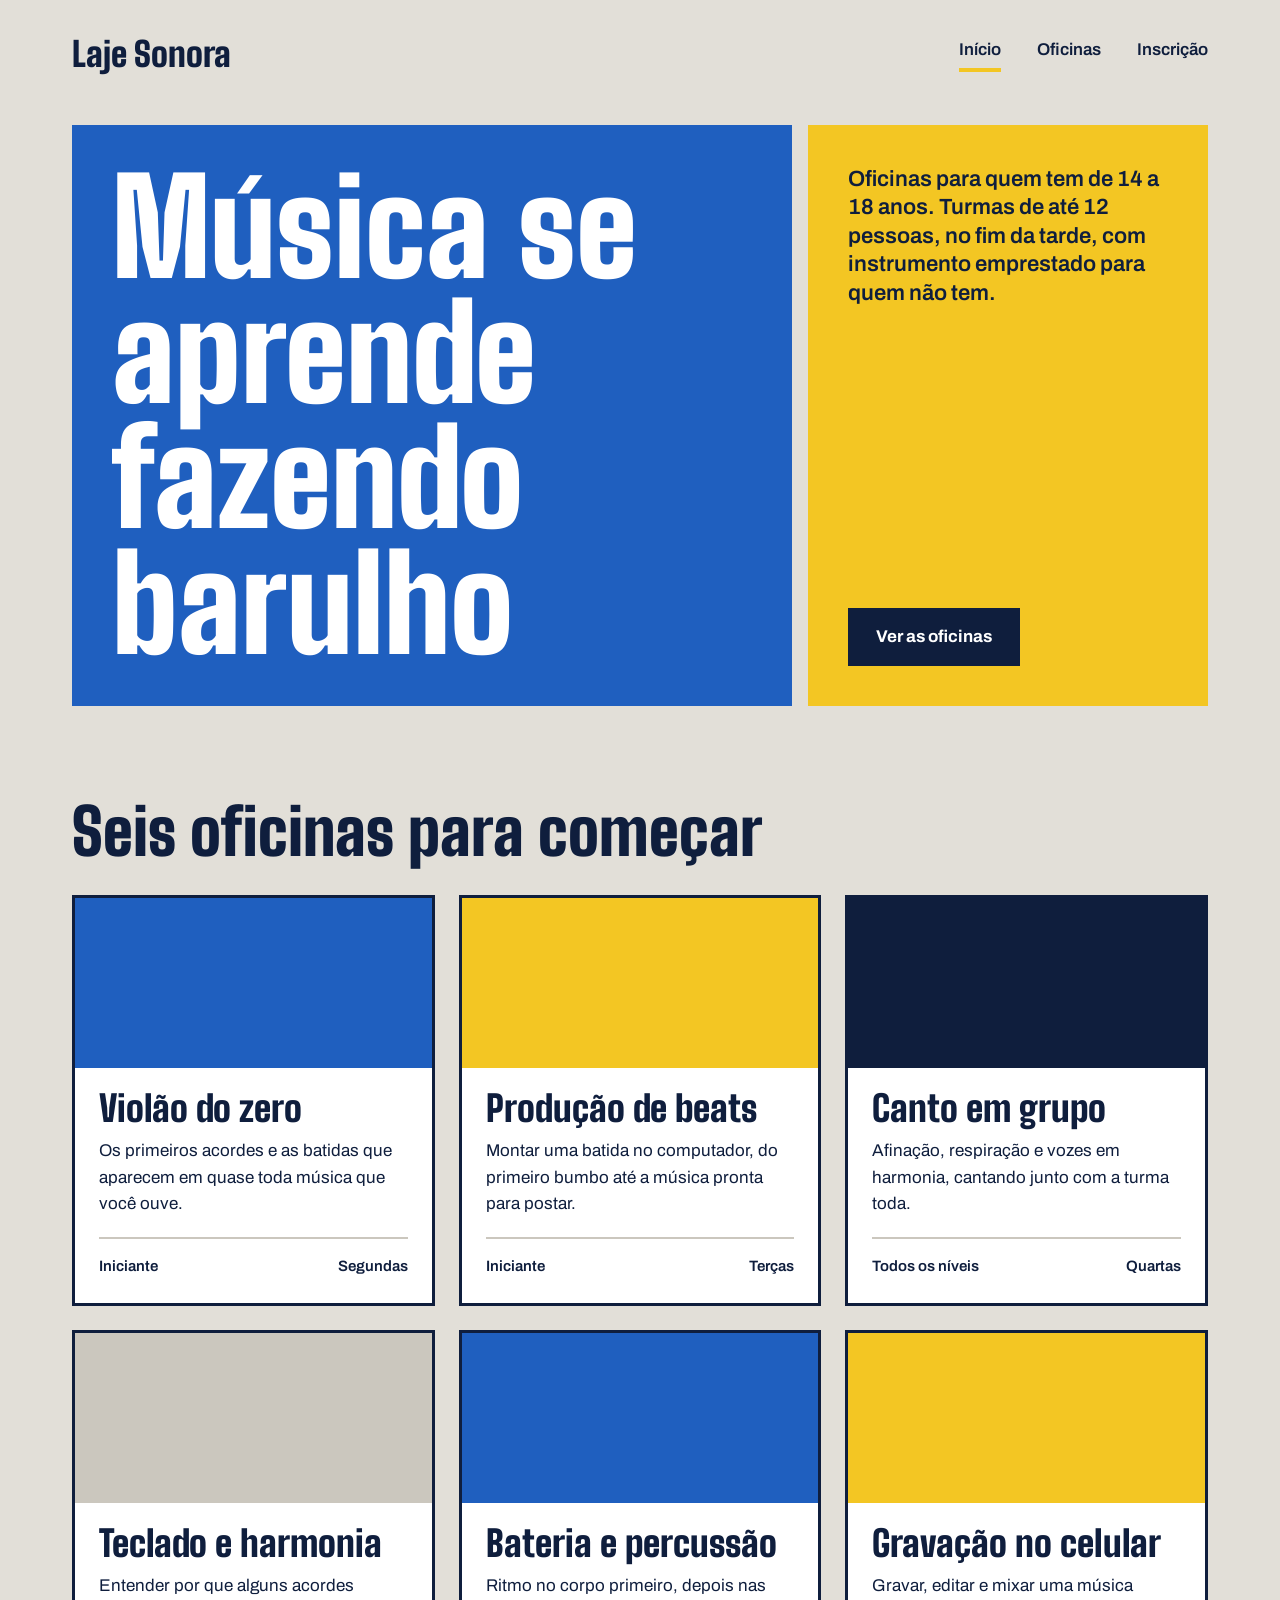
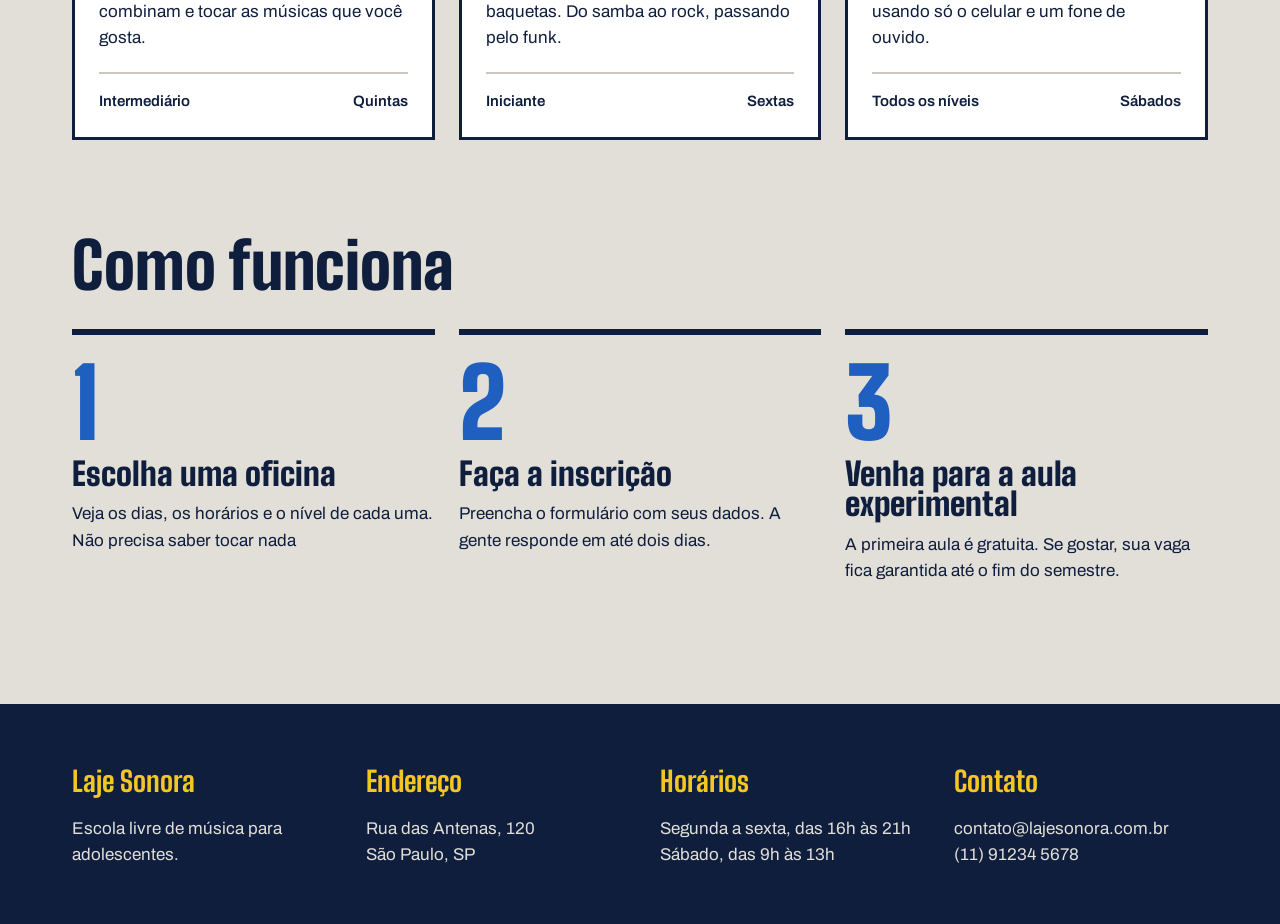
<file: index.html>
<!DOCTYPE html>
<html lang="pt-br">
<head>
    <meta charset="UTF-8">
    <meta name="viewport" content="width=device-width, initial-scale=1.0">
    <title>Laje Sonora | inicio</title>
    <link rel="stylesheet" href="/index.css">
    <link rel="preconnect" href="https://fonts.googleapis.com">
<link rel="preconnect" href="https://fonts.gstatic.com" crossorigin>
<link href="https://fonts.googleapis.com/css2?family=Archivo:ital,wght@0,100..900;1,100..900&family=Big+Shoulders:opsz,wght@10..72,100..900&display=swap" rel="stylesheet">
<link rel="preconnect" href="https://fonts.googleapis.com">
<link rel="preconnect" href="https://fonts.gstatic.com" crossorigin>
<link href="https://fonts.googleapis.com/css2?family=Archivo:ital,wght@0,100..900;1,100..900&family=Big+Shoulders:opsz,wght@10..72,100..900&display=swap" rel="stylesheet">
</head>
<body>
    <header class="conteudo topo">
        <a href="index.html" class="logo">Laje Sonora</a>
        <nav class="menu">
            <a href="index.html" class="atual">Início</a>
            <a href="oficina.html">Oficinas</a>
            <a href="inscrição.html">Inscrição</a>
        </nav>
    </header>
    <main>
        <section class="conteudo cartazes">
            <div class="cartaz cartaz-principal">
                <h1>Música se aprende fazendo barulho</h1>
            </div>
            <div class="cartaz cartaz-lateral">
                <p>Oficinas para quem tem de 14 a 18 anos. Turmas de até 12 pessoas, no fim da tarde, com instrumento emprestado para quem não tem.</p>
           
            <a href="/oficina.html" class="botao">Ver as oficinas</a>
        </div>
        </section>
        <section class="conteudo secao">
            <h2 class="titulo-secao">Seis oficinas para começar</h2>
            <div class="cards">
                <article class="card">
                    <div class="foto foto-azul"></div>
                    <div class="card-texto">
                        <h3>Violão do zero</h3>
                        <p>Os primeiros acordes e as batidas que aparecem em quase toda música que você ouve.</p>
                        <div class="card-info">
                            <span>Iniciante</span>
                            <span>Segundas</span>
                        </div>
                    </div>
                </article>
                <article class="card">
                    <div class="foto foto-amarela">

                    </div>
                    <div class="card-texto">
                        <h3>
                            Produção de beats
                        </h3>
                        <p>Montar uma batida no computador, do primeiro bumbo até a música pronta para postar.</p>

                        <div class="card-info">
                            <span>Iniciante</span>
                            <span>Terças</span>
                        </div>
                    </div>
                </article>
                
                <article class="card">
                    <div class="foto foto-tinta">

                    </div>
                    <div class="card-texto">
                        <h3>
                            Canto em grupo
                        </h3>
                        <p>Afinação, respiração e vozes em harmonia, cantando junto com a turma toda.</p>

                        <div class="card-info">
                            <span>Todos os níveis</span>
                            <span>Quartas</span>
                        </div>
                    </div>
                </article>

                <article class="card">
                    <div class="foto">

                    </div>
                    <div class="card-texto">
                        <h3>
                           Teclado e harmonia
                        </h3>
                        <p>Entender por que alguns acordes combinam e tocar as músicas que você gosta.</p>

                        <div class="card-info">
                            <span>Intermediário</span>
                            <span>Quintas</span>
                        </div>
                    </div>
                </article>

                <article class="card">
                    <div class="foto foto-azul">

                    </div>
                    <div class="card-texto">
                        <h3>
                           Bateria e percussão
                        </h3>
                        <p>Ritmo no corpo primeiro, depois nas baquetas. Do samba ao rock, passando pelo funk.</p>

                        <div class="card-info">
                            <span>Iniciante</span>
                            <span>Sextas</span>
                        </div>
                    </div>
                </article>

                <article class="card">
                    <div class="foto foto-amarela">

                    </div>
                    <div class="card-texto">
                        <h3>
                            Gravação no celular
                        </h3>
                        <p>Gravar, editar e mixar uma música usando só o celular e um fone de ouvido.</p>

                        <div class="card-info">
                            <span>Todos os níveis</span>
                            <span>Sábados</span>
                        </div>
                    </div>
                </article>
            </div>   
        </section>
        <section class="conteudo secao">
            <h2 class="titulo-secao">Como funciona</h2>
            <div class="passos">
                <div class="passo">
                    <p class="passo-numero">1</p>
                    <h3>Escolha uma oficina</h3>
                    <P>Veja os dias, os horários e o nível de cada uma. Não precisa saber tocar nada</P>
                </div>
                <div class="passo">
                    <p class="passo-numero">2</p>
                    <h3>Faça a inscrição</h3>
                    <P>Preencha o formulário com seus dados. A gente responde em até dois dias.</P>
                </div>
                <div class="passo">
                    <p class="passo-numero">3</p>
                    <h3>Venha para a aula experimental</h3>
                    <P>A primeira aula é gratuita. Se gostar, sua vaga fica garantida até o fim do semestre.</P>
                </div>
            </div>
        </section>
    </main>
    <footer class="rodape">
        <div class="conteudo rodape-colunas">
            <div class="rodape-coluna">
                <h4>Laje Sonora</h4>
                <p>Escola livre de música para <br>adolescentes.</p>
            </div>
            <div class="rodape-coluna">
                <h4>Endereço</h4>
                <p>Rua das Antenas, 120 <br>São Paulo, SP </p>
            </div>
            <div class="rodape-coluna">
                <h4>Horários</h4>
                <p> Segunda a sexta, das 16h às 21h <br>Sábado, das 9h às 13h </p>
            </div>
            <div class="rodape-coluna">
                <h4>Contato</h4>
                <p> contato@lajesonora.com.br <br>(11) 91234 5678</p>
            </div>
        </div>

    </footer>
</body>
</html>
</file>
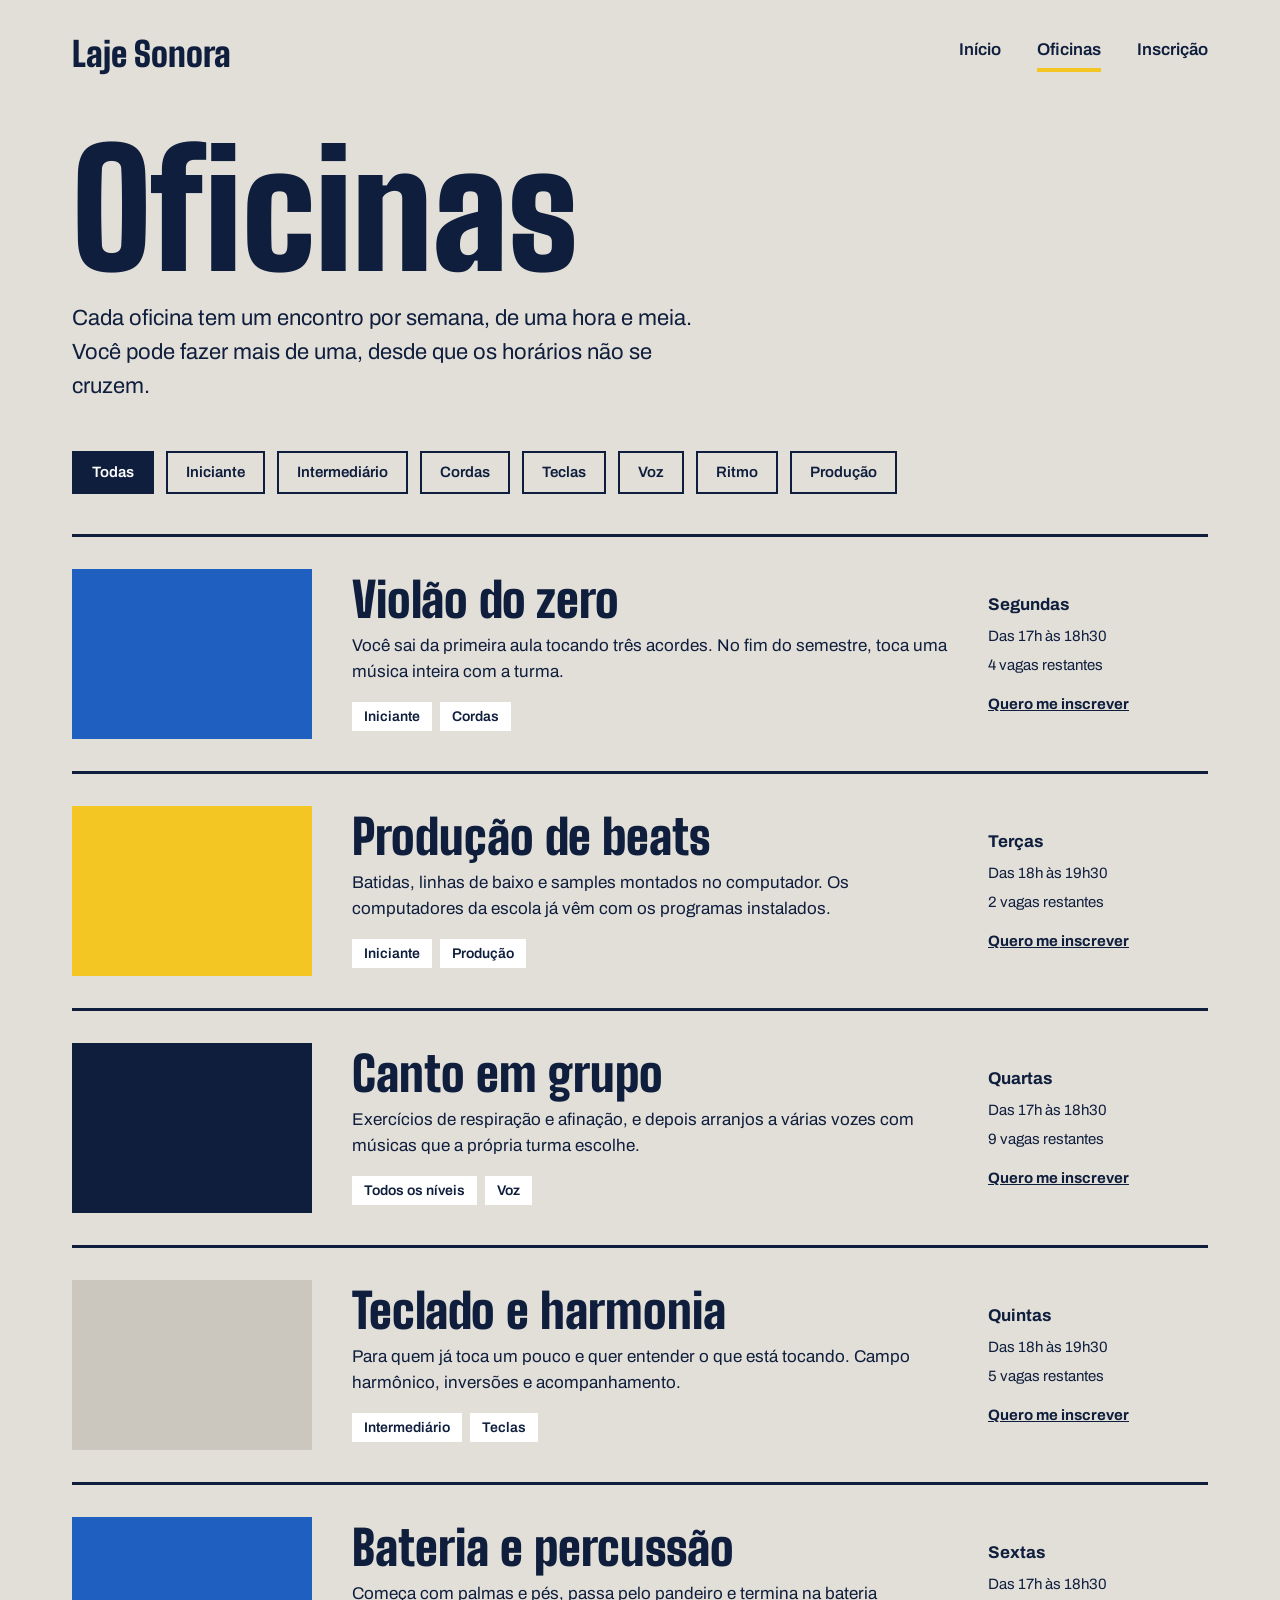
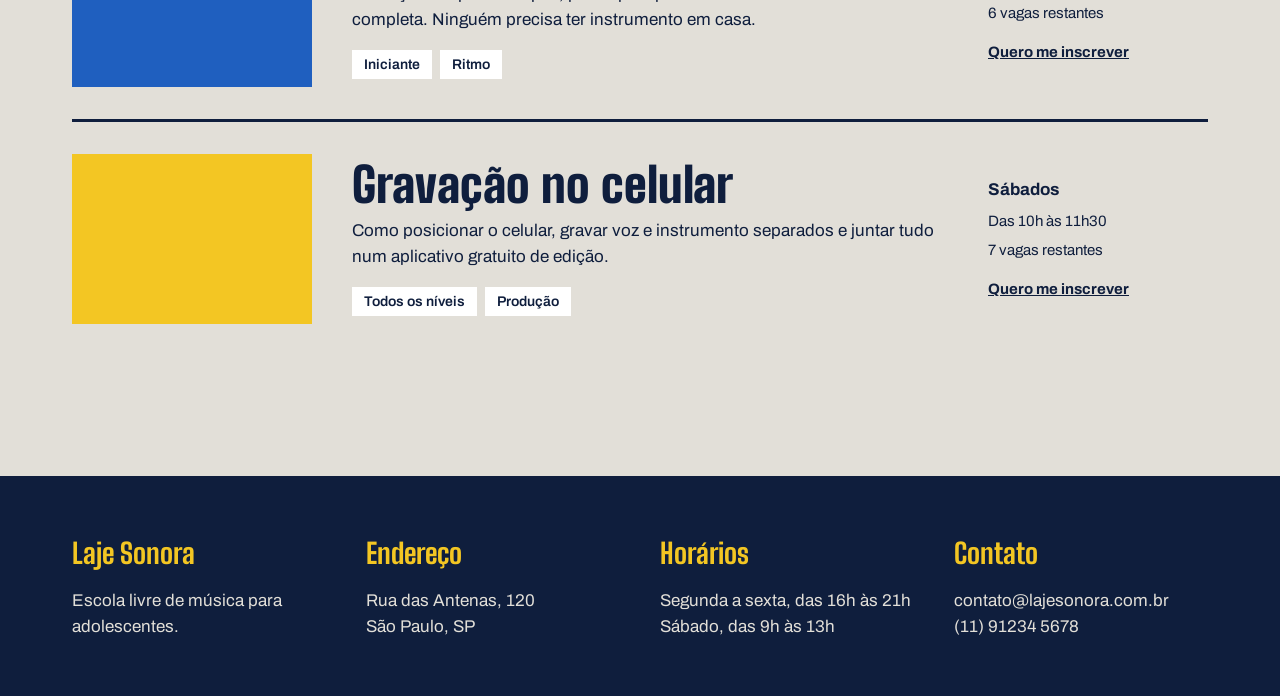
<file: oficina.html>
<!DOCTYPE html>
<html lang="pt-br">
<head>
    <meta charset="UTF-8">
    <meta name="viewport" content="width=device-width, initial-scale=1.0">
    <title>Laje Sonora | Oficinas</title>
    <link rel="stylesheet" href="/oficina.css">
    <link rel="preconnect" href="https://fonts.googleapis.com">
<link rel="preconnect" href="https://fonts.gstatic.com" crossorigin>
<link href="https://fonts.googleapis.com/css2?family=Archivo:ital,wght@0,100..900;1,100..900&family=Big+Shoulders:opsz,wght@10..72,100..900&display=swap" rel="stylesheet">
<link rel="preconnect" href="https://fonts.googleapis.com">
<link rel="preconnect" href="https://fonts.gstatic.com" crossorigin>
<link href="https://fonts.googleapis.com/css2?family=Archivo:ital,wght@0,100..900;1,100..900&family=Big+Shoulders:opsz,wght@10..72,100..900&display=swap" rel="stylesheet">
</head>
<body>
    <header class="conteudo topo">
        <a href="index.html" class="logo">Laje Sonora</a>
        <nav class="menu">
            <a href="index.html" >Início</a>
            <a href="oficina.html" class="atual" >Oficinas</a>
            <a href="inscrição.html">Inscrição</a>
        </nav>
    </header>
    <main class="conteudo">
        <h1 class="titulo-pagina">Oficinas</h1>
        <p class="subtitulo-pagina">Cada oficina tem um encontro por semana, de uma hora e meia. Você pode fazer mais de uma, desde que os horários não se cruzem.</p>
        <div class="filtros">
            <span class="filtro ativo">Todas</span>
            <span class="filtro">Iniciante</span>
            <span class="filtro">Intermediário</span>
            <span class="filtro">Cordas</span>
            <span class="filtro">Teclas</span>
            <span class="filtro">Voz</span>
            <span class="filtro">Ritmo</span>
            <span class="filtro">Produção</span>
        </div>
        <div class="lista">
            <article class="oficina">
                <div class="foto foto-azul">

                </div>
                <div class="oficina-texto">
                    <h2>Violão do zero</h2>
                    <p>Você sai da primeira aula tocando três acordes. No fim do semestre, toca uma música inteira com a turma.</p>
                    
                    <div class="etiquetas">
                        <span class="etiqueta">Iniciante</span>
                        <span class="etiqueta">Cordas</span>
                    </div>
                </div>
                <div class="oficina-detalhes">
                    <strong>Segundas</strong>
                    <span>Das 17h às 18h30</span>
                    <span>4 vagas restantes</span>
                    <a href="inscrição.html">Quero me inscrever</a>

                </div>
            </article>
            
            <article class="oficina">
                <div class="foto foto-amarela">
                </div>
                <div class="oficina-texto">
                    <h2>Produção de beats</h2>
                    <p>Batidas, linhas de baixo e samples montados no computador. Os computadores da escola já vêm com os programas instalados.</p>
                    
                    <div class="etiquetas">
                        <span class="etiqueta">Iniciante</span>
                        <span class="etiqueta">Produção</span>
                    </div>
                </div>
                <div class="oficina-detalhes">
                    <strong>Terças</strong>
                    <span>Das 18h às 19h30</span>
                    <span>2 vagas restantes</span>
                    <a href="inscrição.html">Quero me inscrever</a>

                </div>
            </article>

            <article class="oficina">
                <div class="foto foto-tinta">
                </div>
                <div class="oficina-texto">
                    <h2>Canto em grupo</h2>
                    <p>Exercícios de respiração e afinação, e depois arranjos a várias vozes com músicas que a própria turma escolhe.</p>
                    
                    <div class="etiquetas">
                        <span class="etiqueta">Todos os níveis</span>
                        <span class="etiqueta">Voz</span>
                    </div>
                </div>
                <div class="oficina-detalhes">
                    <strong>Quartas</strong>
                    <span>Das 17h às 18h30</span>
                    <span>9 vagas restantes</span>
                    <a href="inscrição.html">Quero me inscrever</a>

                </div>
            </article>

            <article class="oficina">
                <div class="foto">
                </div>
                <div class="oficina-texto">
                    <h2>Teclado e harmonia</h2>
                    <p>Para quem já toca um pouco e quer entender o que está tocando. Campo harmônico, inversões e acompanhamento.</p>
                    
                    <div class="etiquetas">
                        <span class="etiqueta">Intermediário</span>
                        <span class="etiqueta">Teclas</span>
                    </div>
                </div>
                <div class="oficina-detalhes">
                    <strong>Quintas</strong>
                    <span>Das 18h às 19h30</span>
                    <span>5 vagas restantes</span>
                    <a href="inscrição.html">Quero me inscrever</a>

                </div>
            </article>


            <article class="oficina">
                <div class="foto foto-azul">
                </div>
                <div class="oficina-texto">
                    <h2>Bateria e percussão</h2>
                    <p>Começa com palmas e pés, passa pelo pandeiro e termina na bateria completa. Ninguém precisa ter instrumento em casa.</p>
                    
                    <div class="etiquetas">
                        <span class="etiqueta">Iniciante</span>
                        <span class="etiqueta">Ritmo</span>
                    </div>
                </div>
                <div class="oficina-detalhes">
                    <strong>Sextas</strong>
                    <span>Das 17h às 18h30</span>
                    <span>6 vagas restantes</span>
                    <a href="inscrição.html">Quero me inscrever</a>

                </div>
            </article>

            <article class="oficina">
                <div class="foto foto-amarela">
                </div>
                <div class="oficina-texto">
                    <h2>Gravação no celular</h2>
                    <p>Como posicionar o celular, gravar voz e instrumento separados e juntar tudo num aplicativo gratuito de edição.</p>
                    
                    <div class="etiquetas">
                        <span class="etiqueta">Todos os níveis</span>
                        <span class="etiqueta">Produção</span>
                    </div>
                </div>
                <div class="oficina-detalhes">
                    <strong>Sábados</strong>
                    <span>Das 10h às 11h30</span>
                    <span>7 vagas restantes</span>
                    <a href="inscrição.html">Quero me inscrever</a>

                </div>
            </article>
        </div>
        
    </main>
    <footer class="rodape">
        <div class="conteudo rodape-colunas">
            <div class="rodape-coluna">
                <h4>Laje Sonora</h4>
                <p>Escola livre de música para <br>adolescentes.</p>
            </div>
            <div class="rodape-coluna">
                <h4>Endereço</h4>
                <p>Rua das Antenas, 120 <br>São Paulo, SP </p>
            </div>
            <div class="rodape-coluna">
                <h4>Horários</h4>
                <p> Segunda a sexta, das 16h às 21h <br>Sábado, das 9h às 13h </p>
            </div>
            <div class="rodape-coluna">
                <h4>Contato</h4>
                <p> contato@lajesonora.com.br <br>(11) 91234 5678</p>
            </div>
        </div>

    </footer>
</body>
</html>
</file>
<file: index.css>
* {
    margin: 0;
    padding: 0;
    box-sizing: border-box;
}
:root {
    --concreto: #E2DFD8;
    --concreto-escuro: #CBC7BE;
    --tinta: #0F1E3D;
    --caixa-dagua: #1F5FBF;
    --fita: #F3C623;
    --branco: #FFFFFF;
    --fonte-cartaz: "Big Shoulders", "Arial Narrow", sans-serif;
    --fonte-texto: "Archivo", Arial, sans-serif;

}
    body {
        background-color: var(--concreto);
        color: var(--tinta);
        font-family: var(--fonte-texto);
        font-size: 17px;
        line-height: 1.55;
    }
    a {
        color: inherit;
    }

    h1, h2, h3 {
        font-family: var(--fonte-cartaz);
        font-weight: 900;
        line-height: 0.95;

    }

    .conteudo {
        max-width: 1200px;
        margin-inline: auto;
        padding-inline: 32px;
    }

    .topo {
        padding-block: 28px;
        display: flex;
        justify-content: space-between;
        align-items: center;
    }
    .logo {
        font-family: var(--fonte-cartaz);
        font-size: 34px;
        font-weight: 900;
        text-decoration: none;
    }

    .menu {
        display: flex;
        gap: 36px;
    }

    .menu a {
        font-weight: 600;
        text-decoration: none;
        padding-bottom: 4px;
        border-bottom: 4px solid transparent
    }
    .menu a:hover {
        border-bottom-color: var(--tinta);
        
    }
    .menu a.atual {
        border-bottom-color: var(--fita) ;
    }

    .cartazes{
        margin-top: 16px;
        display: flex;
        gap: 16px;
    }
    .cartaz{
        padding: 40px;    

    }
    .cartaz-principal{
        background: var(--caixa-dagua);
        color: var(--branco);
        flex: 2;

        h1{
            font-size: 132px;
            max-width: 9ch;
        }
    }

    .cartaz-lateral {
        background: var(--fita);
        flex: 1;
        display: flex;
        flex-direction: column;
        justify-content: space-between;
        gap: 32px;
        align-items: flex-start;
    }
    
    .cartaz-lateral p {
        font-size: 22px;
        font-weight: 600;
        line-height: 1.3;
    }
    .botao{
        background: var(--tinta);
        color: var(--branco);
        font-weight: 700;
        text-decoration: none;
        padding: 16px 28px;
        border: none;
        font-family: var(--fonte-texto);
        font-size: 17px;
        cursor: pointer;
    }

    .botao:hover {
        background: var(--caixa-dagua);
    }

    .secao{
        margin-top: 96px; 
    }
    .titulo-secao{
        font-size: 64px;
        margin-bottom: 32px;
    }
    .cards{
        display: flex;
        flex-wrap: wrap;
        gap: 24px;
        }
    .card{
        background: var(--branco);
        border: 3px solid var(--tinta);
        flex: 1 1 340px 
    }
    .card .foto{
        height: 170px;   
    }
    .foto{
        background: var(--concreto-escuro);
    }
    .foto-azul{
        background: var(--caixa-dagua);
    }
    .foto-amarela{
        background: var(--fita);
    }
    .foto-tinta{
        background: var(--tinta);
    }
    .card-texto{
        padding: 24px;
    }

    .card h3{
        font-size: 36px;
        margin-bottom: 12px;

    }
    .card-info{
        margin-top: 20px;
        padding-top: 16px;
        border-top: 2px solid var(--concreto-escuro);
        font-weight: 600;
        font-size: 15px;
        display: flex;
        justify-content: space-between;
        align-items: center;
    }
    .passos{
        display: flex;
        gap: 24px;

    }
    .passo{
        border-top: 6px solid var(--tinta);
        padding-top: 20px;
        flex: 1;
    }
    .passo-numero{
        font-family: var(--fonte-cartaz);
        font-size: 96px;
        font-weight: 900;
        line-height: 1;
        color: var(--caixa-dagua);

    }
    .passo h3{
        font-size: 32px;
        margin-block: 8px 12px ;
    }
    .rodape {
        margin-top: 120px;
        background-color: var(--tinta);
        color: var(--concreto);
        padding-block: 56px;
    }
    
    .rodape-colunas {
        display: flex;
        gap: 40px;
    }
    
    .rodape-coluna {
        flex: 1;
    }
    
    .rodape h4 {
        font-family: var(--fonte-cartaz);
        font-size: 28px;
        color: var(--fita);
        margin-bottom: 12px;
    }
</file>
<file: oficina.css>
* {
    margin: 0;
    padding: 0;
    box-sizing: border-box;
}
:root {
    --concreto: #E2DFD8;
    --concreto-escuro: #CBC7BE;
    --tinta: #0F1E3D;
    --caixa-dagua: #1F5FBF;
    --fita: #F3C623;
    --branco: #FFFFFF;
    --fonte-cartaz: "Big Shoulders", "Arial Narrow", sans-serif;
    --fonte-texto: "Archivo", Arial, sans-serif;

}
    body {
        background-color: var(--concreto);
        color: var(--tinta);
        font-family: var(--fonte-texto);
        font-size: 17px;
        line-height: 1.55;
    }
    a {
        color: inherit;
    }

    h1, h2, h3 {
        font-family: var(--fonte-cartaz);
        font-weight: 900;
        line-height: 0.95;

    }

    .conteudo {
        max-width: 1200px;
        margin-inline: auto;
        padding-inline: 32px;
    }

    .topo {
        padding-block: 28px;
        display: flex;
        justify-content: space-between;
        align-items: center;
    }
    .logo {
        font-family: var(--fonte-cartaz);
        font-size: 34px;
        font-weight: 900;
        text-decoration: none;
    }

    .menu {
        display: flex;
        gap: 36px;
    }

    .menu a {
        font-weight: 600;
        text-decoration: none;
        padding-bottom: 4px;
        border-bottom: 4px solid transparent
    }
    .menu a:hover {
        border-bottom-color: var(--tinta);
        
    }
    .menu a.atual {
        border-bottom-color: var(--fita) ;
    }


    .rodape {
        margin-top: 120px;
        background-color: var(--tinta);
        color: var(--concreto);
        padding-block: 56px;
    }
    
    .rodape-colunas {
        display: flex;
        gap: 40px;
    }
    
    .rodape-coluna {
        flex: 1;
    }
    
    .rodape h4 {
        font-family: var(--fonte-cartaz);
        font-size: 28px;
        color: var(--fita);
        margin-bottom: 12px;
    }
    .foto{
        background: var(--concreto-escuro);
    }
    .foto-azul{
        background: var(--caixa-dagua);
    }
    .foto-amarela{
        background: var(--fita);
    }
    .foto-tinta{
        background: var(--tinta);
    }
    .titulo-pagina{
        font-size: 160px;
        margin-top: 24px;
    }
        .subtitulo-pagina {
            font-size: 22px;
            max-width: 640px;
            margin-top: 16px;
        }
        .filtros{
            margin-top: 48px;
            display: flex;
            flex-wrap: wrap;
            gap: 12px;   
        }
        .filtro{
            border: 2px solid var(--tinta);
            padding: 8px 18px;
            font-weight: 600;
            font-size: 15px;

        }
        .filtro.ativo{
            background-color: var(--tinta);
            color: var(--branco);
        }
        .lista{
            margin-top: 40px;
        }
        .oficina{
            padding-top: 32px;
            padding-bottom: 32px;
            border-top: 3px solid var(--tinta);
            display: flex;
            align-items: center;
            gap: 40px;
}
.oficina .foto{
    width: 240px;
    height: 170px;
}
.oficina-texto{
    flex: 1;
} .oficina .foto{
    flex-shrink: 0;
}.oficina h2{
    font-size: 48px;
    margin-bottom: 10px;
} .etiquetas{
    margin-top: 16px;
    display: flex;
    gap: 8px;
} .etiqueta{
    background-color: #fff;
    padding: 4px 12px;
   font-size: 14px;
   font-weight: 600;
} .oficina-detalhes{
    width: 220px;
    font-size: 15px;
    display: flex;
    flex-direction: column;
    gap: 6px;
}
.oficina-detalhes strong{
    font-size: 17px;
}
.oficina-detalhes a{

    margin-top: 10px;
    font-weight: 700;
}
</file>
